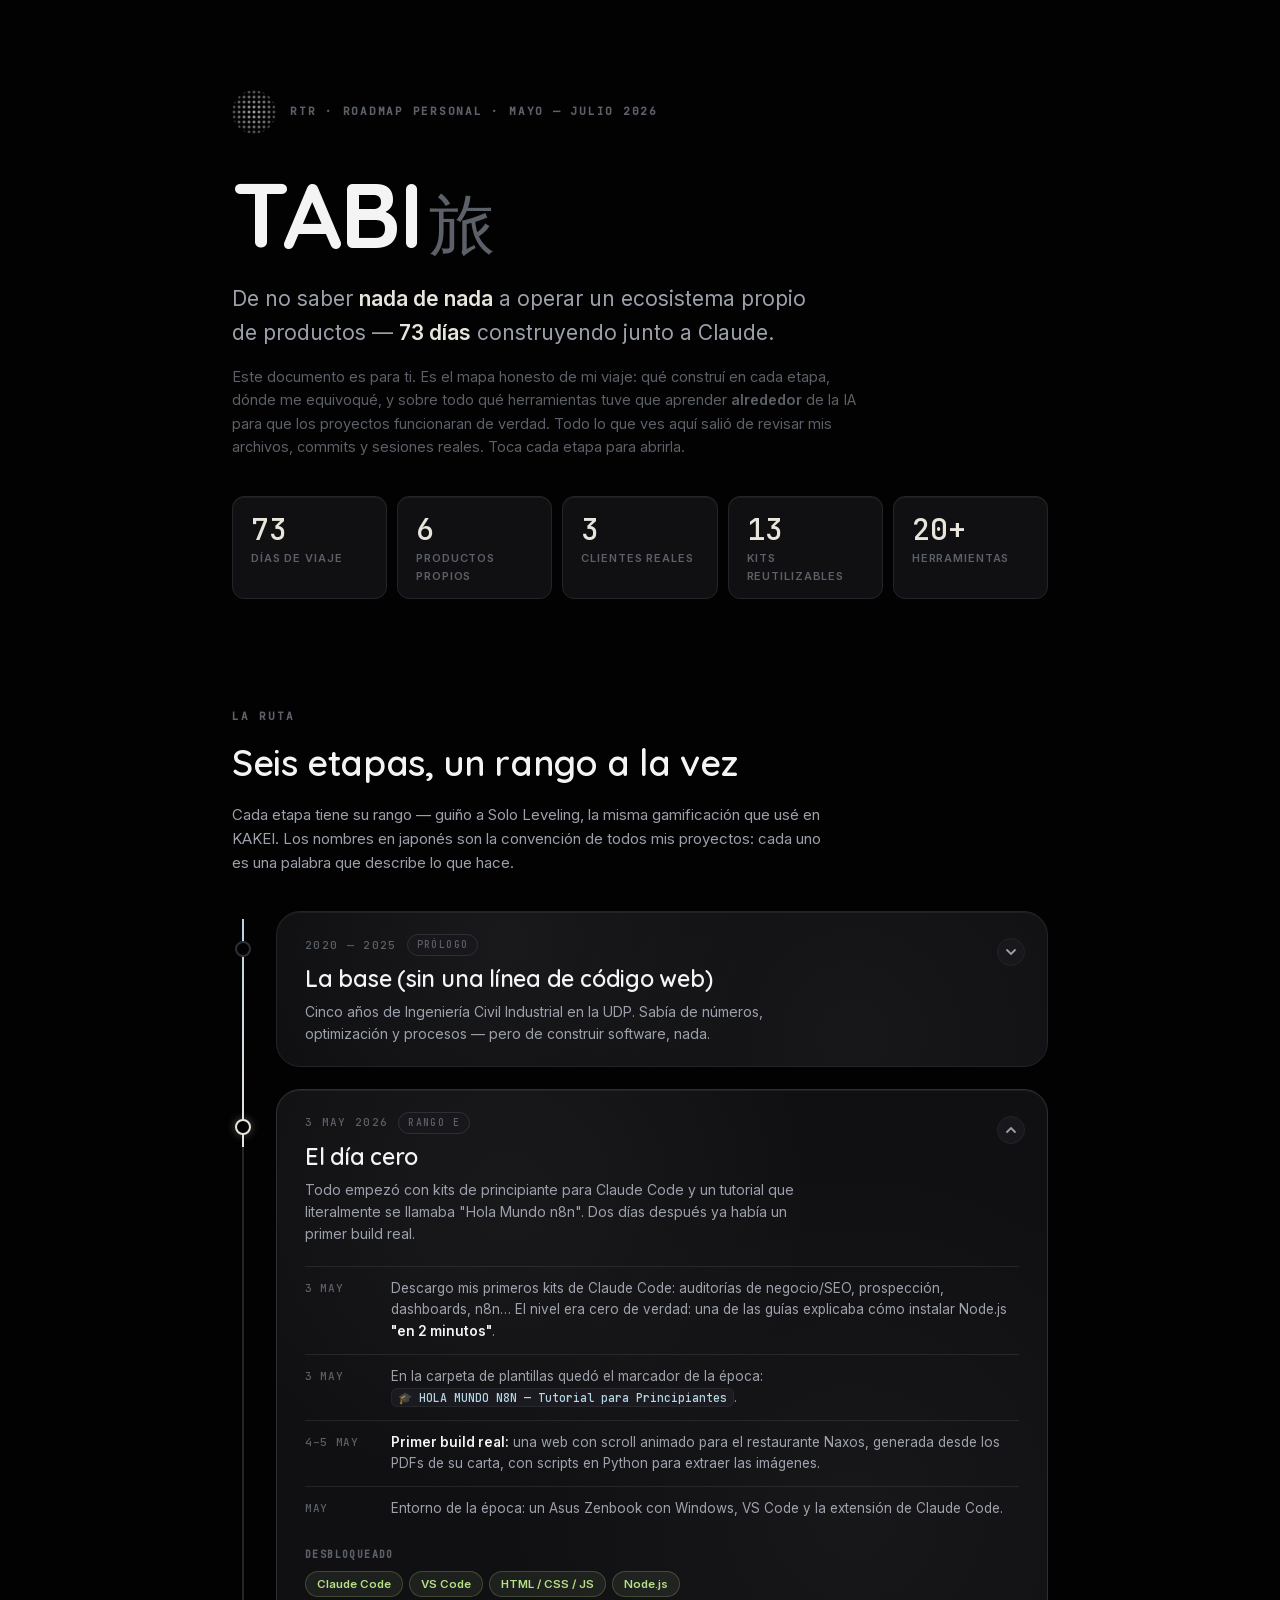
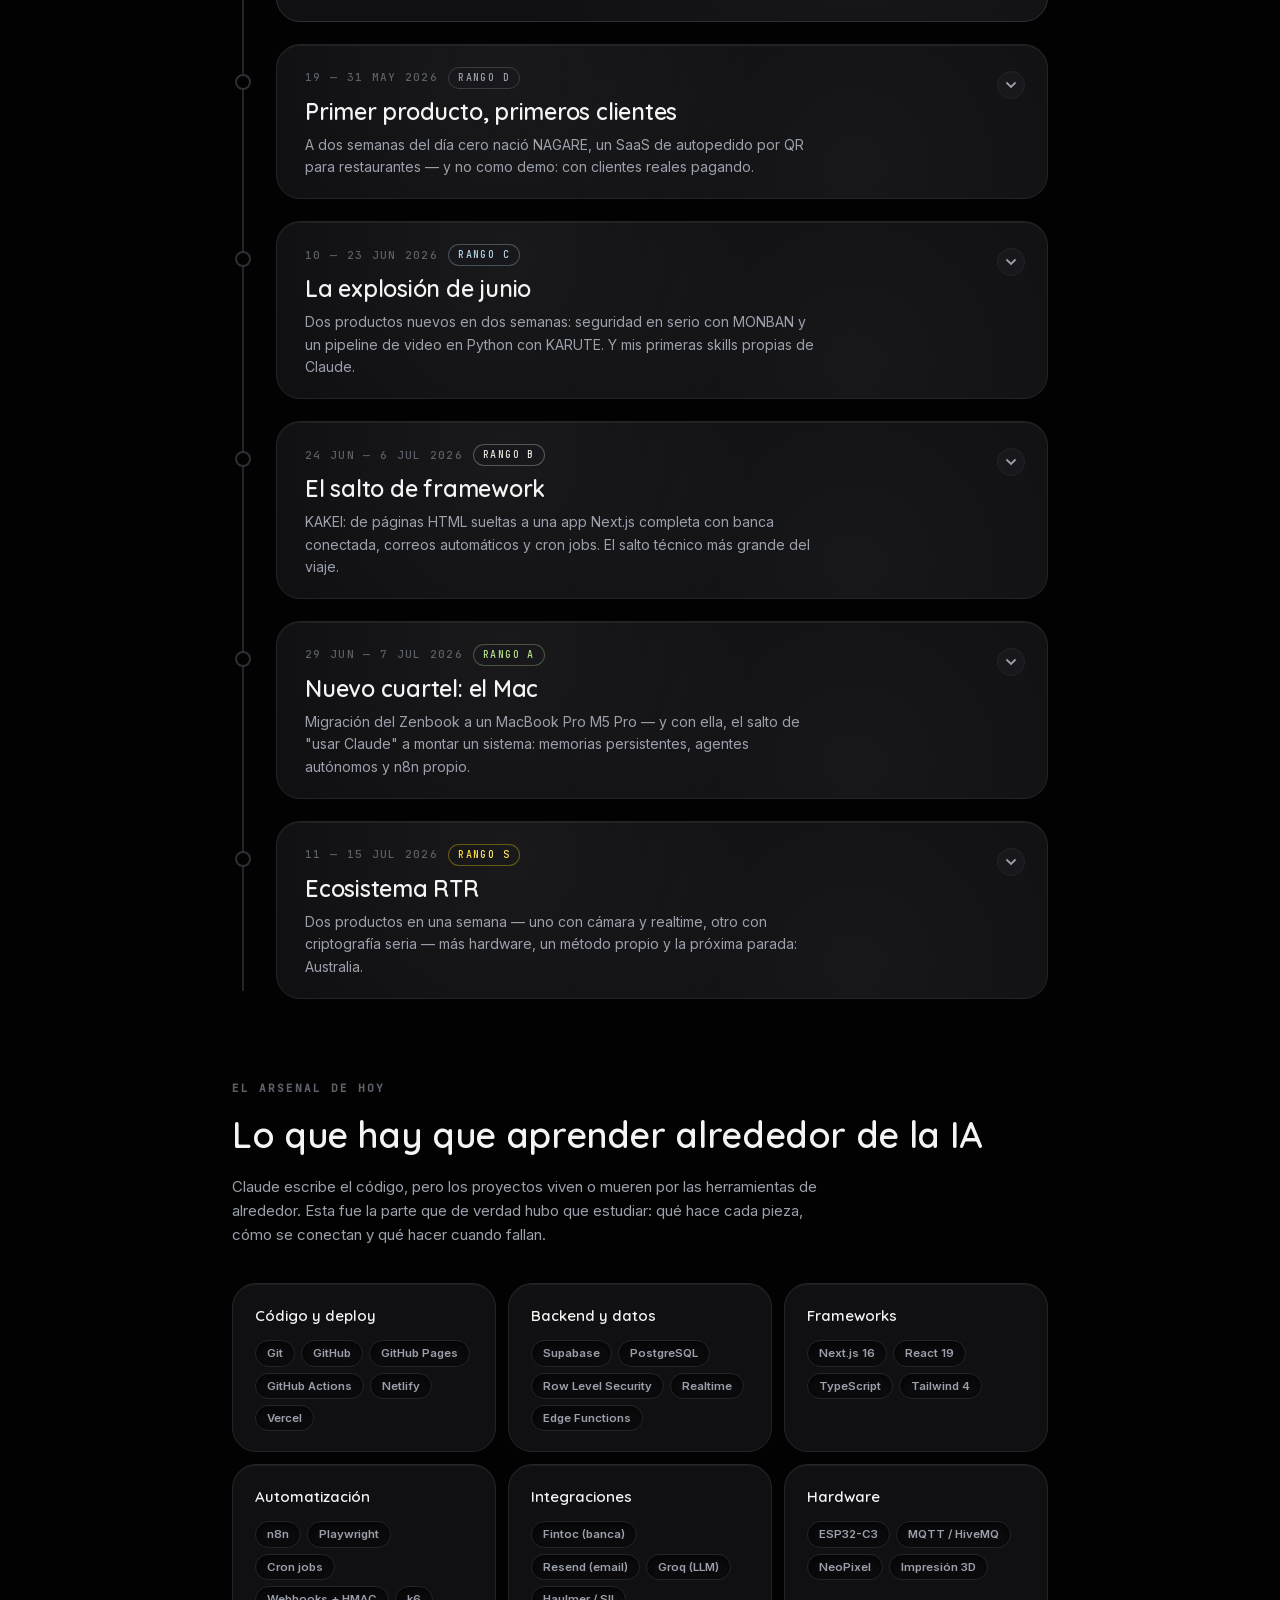
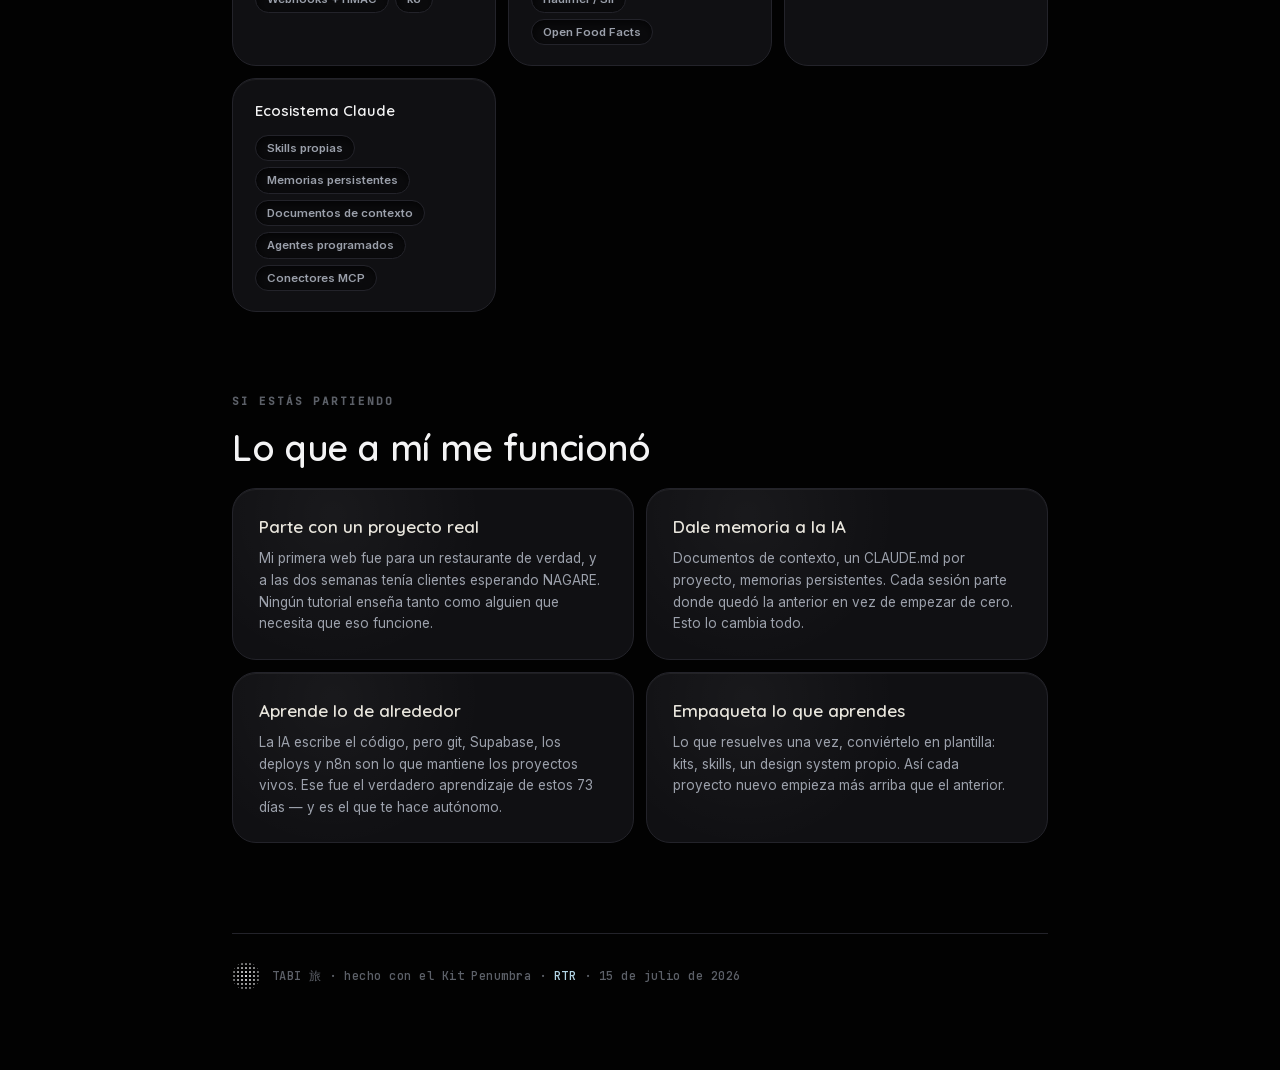
<file: tabi/index.html>
<!doctype html>
<html lang="es">
<head>
<meta charset="utf-8">
<meta name="viewport" content="width=device-width, initial-scale=1">
<title>TABI 旅 — de cero a RTR, el viaje de Raheel con Claude</title>
<meta name="description" content="Roadmap interactivo: 73 días desde el primer Hola Mundo hasta un ecosistema propio de productos, construido junto a Claude.">
<style>
/* ===== Kit Penumbra — fuentes embebidas ===== */
@font-face { font-family:'Quicksand'; font-style:normal; font-weight:700; font-display:swap; src:url([data-uri]) format('woff2'); }
@font-face { font-family:'Quicksand'; font-style:normal; font-weight:600; font-display:swap; src:url([data-uri]) format('woff2'); }
@font-face { font-family:'Inter'; font-style:normal; font-weight:400; font-display:swap; src:url([data-uri]) format('woff2'); }
@font-face { font-family:'Inter'; font-style:normal; font-weight:600; font-display:swap; src:url([data-uri]) format('woff2'); }
@font-face { font-family:'JetBrains Mono'; font-style:normal; font-weight:500; font-display:swap; src:url([data-uri]) format('woff2'); }

/* ===== Penumbra tokens ===== */
:root {
  --background: #020202;
  --surface: #101013;
  --surface-inset: #17171c;
  --surface-raised: #1b1b21;
  --border: #23232a;
  --border-strong: #2e2e36;
  --on-surface: #f4f4f5;
  --on-surface-muted: #9ba0ab;
  --on-surface-faint: #5c6068;
  --primary: #e8e5dc;
  --on-primary: #08080a;
  --azul: #B2D5E5;
  --matcha: #b7e08a;
  --error: #e47c7c;
  --success: #b6c9a8;
  --gold: #ffd700;
  --font-display: 'Quicksand', 'Inter', 'Helvetica Neue', sans-serif;
  --font-sans: 'Inter', 'Helvetica Neue', Arial, sans-serif;
  --font-mono: 'JetBrains Mono', ui-monospace, SFMono-Regular, monospace;
  --radius-field: 0.75rem;
  --radius-card: 1.5rem;
  --radius-pill: 9999px;
  color-scheme: dark;
}

* { margin:0; padding:0; box-sizing:border-box; }
* { scrollbar-width: thin; scrollbar-color: var(--border-strong) transparent; }

html { scroll-behavior:smooth; }
body {
  background-color: var(--background);
  color: var(--on-surface);
  font-family: var(--font-sans);
  -webkit-font-smoothing: antialiased;
  -moz-osx-font-smoothing: grayscale;
  font-feature-settings: "cv11", "ss01";
  line-height: 1.6;
}
::selection { background: var(--primary); color: var(--on-primary); }

.page { max-width: 880px; margin: 0 auto; padding: 0 clamp(18px, 4vw, 32px) 80px; }

/* ===== Hero ===== */
.hero { padding: clamp(56px, 10vh, 110px) 0 28px; }
.brand-row { display:flex; align-items:center; gap:14px; margin-bottom:34px; }
.penumbra-brand-mark {
  width:44px; height:44px; flex-shrink:0; border-radius:999px;
  background-image: radial-gradient(circle, rgba(244,244,245,0.9) 1px, transparent 1.4px);
  background-size:5px 5px; background-position:center;
  -webkit-mask-image: radial-gradient(circle, black 0%, rgba(0,0,0,0.6) 55%, transparent 100%);
  mask-image: radial-gradient(circle, black 0%, rgba(0,0,0,0.6) 55%, transparent 100%);
}
.eyebrow {
  font-size:11px; font-weight:600; letter-spacing:0.16em; text-transform:uppercase;
  color: var(--on-surface-faint); font-family: var(--font-mono);
}
h1 {
  font-family: var(--font-display); font-weight:700;
  font-size: clamp(52px, 11vw, 92px); line-height:1; letter-spacing:-0.02em;
  text-wrap: balance;
}
h1 .kanji { color: var(--on-surface-faint); font-weight:400; font-size:0.72em; margin-left:6px; }
.lede {
  margin-top:22px; font-size: clamp(17px, 2.4vw, 21px); color: var(--on-surface-muted);
  max-width: 34em; text-wrap: balance;
}
.lede em { color: var(--primary); font-style: normal; font-weight:600; }
.intro { margin-top:16px; font-size:14.5px; color: var(--on-surface-faint); max-width: 44em; }

/* ===== Stats ===== */
.stats {
  display:flex; flex-wrap:wrap; gap:10px; margin:38px 0 0;
}
.stat {
  flex:1 1 130px; min-width:130px;
  background: var(--surface); border:1px solid var(--border); border-radius: var(--radius-field);
  padding:16px 18px 13px; position:relative; overflow:hidden;
  box-shadow: inset 0 1px 0 rgba(255,255,255,0.06);
}
.stat-n {
  display:block; font-family: var(--font-mono); font-size:30px; font-weight:500;
  color: var(--primary); font-variant-numeric: tabular-nums; line-height:1.1;
}
.stat-l { display:block; margin-top:4px; font-size:11px; letter-spacing:0.08em; text-transform:uppercase; color: var(--on-surface-faint); font-weight:600; }

/* ===== Secciones ===== */
section { margin-top: clamp(60px, 9vh, 96px); }
.sec-label {
  font-size:11px; font-weight:600; letter-spacing:0.18em; text-transform:uppercase;
  color: var(--on-surface-faint); font-family: var(--font-mono); margin-bottom:8px;
}
.sec-title {
  font-family: var(--font-display); font-weight:600; font-size: clamp(26px, 4.5vw, 36px);
  letter-spacing:-0.01em; margin-bottom:12px; text-wrap: balance;
}
.sec-intro { color: var(--on-surface-muted); font-size:15px; max-width:40em; margin-bottom:36px; }

/* ===== Timeline ===== */
.timeline { position:relative; }
.tl-track { position:relative; margin-top:36px; }
.rail {
  position:absolute; left:10px; top:8px; bottom:8px; width:2px;
  background: var(--border); border-radius:2px;
}
.rail-fill {
  position:absolute; left:0; top:0; width:100%; height:100%;
  background: linear-gradient(to bottom, var(--azul), var(--primary));
  border-radius:2px;
  transform: scaleY(0); transform-origin: top center;
  will-change: transform;
}
.stage { position:relative; padding-left:44px; }
.stage + .stage { margin-top:22px; }
.node {
  position:absolute; left:3px; top:30px; width:16px; height:16px; border-radius:99px;
  background: var(--background); border:2px solid var(--border-strong);
  transition: border-color .4s ease, box-shadow .4s ease;
}
.stage.passed .node { border-color: var(--primary); }
.stage.open .node { border-color: var(--primary); box-shadow: 0 0 10px rgba(232,229,220,0.35); }

/* Tarjeta atmósfera Penumbra */
.card {
  position:relative; overflow:hidden;
  background: var(--surface); border:1px solid var(--border); border-radius: var(--radius-card);
  box-shadow: inset 0 1px 0 rgba(255,255,255,0.06);
  transition: border-color .25s ease;
}
.card::before {
  content:''; position:absolute; inset:0; pointer-events:none;
  background:
    radial-gradient(circle at 30% 20%, rgba(255,255,255,0.04) 0%, transparent 45%),
    radial-gradient(circle at 75% 80%, rgba(255,255,255,0.03) 0%, transparent 50%);
}
.stage:hover .card, .stage.open .card { border-color: var(--border-strong); }

.stage-head {
  display:block; width:100%; text-align:left; background:none; border:none; cursor:pointer;
  padding: 22px clamp(18px, 3.5vw, 28px) 20px; color:inherit; font:inherit; position:relative;
}
.stage-head:focus-visible { outline:2px solid var(--primary); outline-offset:-6px; border-radius: var(--radius-card); }
.stage-meta { display:flex; align-items:center; gap:10px; flex-wrap:wrap; margin-bottom:9px; }
.stage-date {
  font-family: var(--font-mono); font-size:11px; letter-spacing:0.12em;
  color: var(--on-surface-faint); text-transform:uppercase;
}
.rank {
  display:inline-flex; align-items:center; padding:2px 9px; border-radius: var(--radius-pill);
  font-family: var(--font-mono); font-size:10px; font-weight:500; letter-spacing:0.14em;
  border:1px solid var(--border-strong); color: var(--on-surface-faint);
  background: var(--surface-inset);
}
.rank-e { color:#5c6068; }
.rank-d { color:#9ba0ab; border-color:#3a3a42; }
.rank-c { color:var(--azul); border-color: rgba(178,213,229,0.3); }
.rank-b { color:var(--primary); border-color: rgba(232,229,220,0.3); }
.rank-a { color:var(--matcha); border-color: rgba(183,224,138,0.3); }
.rank-s {
  border-color: rgba(255,215,0,0.35);
  background: linear-gradient(90deg, #ffd700, #ffec80, #ffd700, #ffe066);
  background-size:200%;
  -webkit-background-clip: text; background-clip: text;
  -webkit-text-fill-color: transparent;
  animation: shimmer 2.4s linear infinite;
}
@keyframes shimmer { 0% { background-position:-200% center; } 100% { background-position:200% center; } }

.stage-title {
  display:block; font-family: var(--font-display); font-weight:600;
  font-size: clamp(19px, 3vw, 23px); letter-spacing:-0.01em; line-height:1.25;
  padding-right:40px;
}
.stage-sum { display:block; margin-top:7px; font-size:14px; color: var(--on-surface-muted); max-width:40em; padding-right:40px; }
.chev {
  position:absolute; right:22px; top:26px; width:28px; height:28px;
  display:flex; align-items:center; justify-content:center;
  border-radius:99px; border:1px solid var(--border); background: var(--surface-inset);
  color: var(--on-surface-muted); transition: transform .35s ease, color .2s ease, border-color .2s ease;
}
.stage-head:hover .chev { border-color: var(--border-strong); color: var(--on-surface); }
.stage.open .chev { transform: rotate(180deg); }
.chev svg { width:12px; height:12px; }

.stage-body { display:grid; grid-template-rows:0fr; transition: grid-template-rows .45s cubic-bezier(0.4,0,0.2,1); }
.stage.open .stage-body { grid-template-rows:1fr; }
.stage-body-inner { overflow:hidden; min-height:0; }
.stage-body-pad { padding: 0 clamp(18px, 3.5vw, 28px) 24px; }

.milestones { list-style:none; border-top:1px solid var(--border); }
.milestones li {
  display:grid; grid-template-columns:74px 1fr; gap:12px;
  padding:11px 0; border-bottom:1px solid var(--border);
  font-size:13.5px; color: var(--on-surface-muted);
}
.milestones li:last-child { border-bottom:none; }
.mdate {
  font-family: var(--font-mono); font-size:11px; color: var(--on-surface-faint);
  letter-spacing:0.06em; text-transform:uppercase; padding-top:2px; white-space:nowrap;
}
.milestones strong { color: var(--on-surface); font-weight:600; }
.milestones code {
  font-family: var(--font-mono); font-size:11.5px; color: var(--azul);
  background: var(--surface-inset); border:1px solid var(--border);
  padding:1px 6px; border-radius:6px; white-space:nowrap;
}
.pj { white-space:nowrap; font-weight:600; color: var(--on-surface); }
.pj::before {
  content:''; display:inline-block; width:7px; height:7px; border-radius:99px;
  background: var(--pj, var(--primary)); margin-right:6px; vertical-align:1px;
}
.pj-nagare { --pj:#22b06b; } .pj-monban { --pj:#98D2EB; } .pj-karute { --pj:#2ea3a1; }
.pj-kakei { --pj:#e8e5dc; } .pj-shoku { --pj:#b7e08a; } .pj-kagi { --pj:#E12826; }

.unlocked { margin-top:16px; }
.unlocked-label {
  display:block; font-size:10px; font-weight:600; letter-spacing:0.14em; text-transform:uppercase;
  color: var(--on-surface-faint); margin-bottom:8px; font-family: var(--font-mono);
}
.chips { display:flex; flex-wrap:wrap; gap:6px; }
.chip {
  display:inline-flex; align-items:center; padding:3px 11px; border-radius: var(--radius-pill);
  font-size:11.5px; font-weight:600; background: var(--surface-inset);
  border:1px solid var(--border); color: var(--on-surface-muted);
}
.chip-new { color: var(--matcha); background: rgba(183,224,138,0.08); border-color: rgba(183,224,138,0.22); }

/* ===== Arsenal ===== */
.arsenal-grid { display:grid; grid-template-columns:repeat(auto-fit, minmax(250px, 1fr)); gap:12px; }
.tool-group {
  background: var(--surface); border:1px solid var(--border); border-radius: var(--radius-card);
  padding:20px 22px; box-shadow: inset 0 1px 0 rgba(255,255,255,0.06);
}
.tool-group h3 {
  font-family: var(--font-display); font-weight:600; font-size:15px; margin-bottom:12px;
  color: var(--on-surface);
}
.tool-group .chips .chip { background: #0b0b0d; box-shadow: inset 2px 4px 10px rgba(0,0,0,0.6); }

/* ===== Lecciones ===== */
.lessons-grid { display:grid; grid-template-columns:1fr 1fr; gap:12px; }
.lesson {
  background: var(--surface); border:1px solid var(--border); border-radius: var(--radius-card);
  padding:24px 26px; position:relative; overflow:hidden;
  box-shadow: inset 0 1px 0 rgba(255,255,255,0.06);
  transition: border-color .25s ease;
}
.lesson:hover { border-color: var(--border-strong); }
.lesson::before {
  content:''; position:absolute; inset:0; pointer-events:none;
  background: radial-gradient(circle at 25% 15%, rgba(255,255,255,0.04) 0%, transparent 45%);
}
.lesson h3 { font-family: var(--font-display); font-weight:600; font-size:17px; margin-bottom:8px; color: var(--primary); }
.lesson p { font-size:13.5px; color: var(--on-surface-muted); }

/* ===== Footer ===== */
footer {
  margin-top: clamp(70px, 10vh, 110px); padding-top:28px; border-top:1px solid var(--border);
  display:flex; align-items:center; gap:12px; flex-wrap:wrap;
}
.penumbra-brand-mark.sm { width:28px; height:28px; background-size:4px 4px; }
footer p { font-size:12px; color: var(--on-surface-faint); font-family: var(--font-mono); letter-spacing:0.04em; }
footer a { color: var(--azul); text-decoration:none; }
footer a:hover { text-decoration:underline; }

/* ===== Reveal on scroll (solo con JS activo) ===== */
html.js .reveal { opacity:0; transform: translateY(14px); transition: opacity .55s ease, transform .55s ease; }
html.js .reveal.in { opacity:1; transform:none; }

@media (prefers-reduced-motion: reduce) {
  html { scroll-behavior:auto; }
  html.js .reveal { opacity:1; transform:none; transition:none; }
  .rank-s { animation:none; }
  .stage-body, .chev, .card, .node { transition:none; }
}

@media (max-width: 640px) {
  .lessons-grid { grid-template-columns:1fr; }
  .milestones li { grid-template-columns:1fr; gap:2px; }
  .stage { padding-left:34px; }
  .rail { left:7px; }
  .node { left:0; }
  .chev { right:16px; top:22px; }
}
</style>
</head>
<body>
<script>document.documentElement.classList.add('js');</script>
<div class="page">

<header class="hero">
  <div class="brand-row">
    <div class="penumbra-brand-mark" aria-hidden="true"></div>
    <span class="eyebrow">RTR · Roadmap personal · mayo — julio 2026</span>
  </div>
  <h1>TABI<span class="kanji">旅</span></h1>
  <p class="lede">De no saber <em>nada de nada</em> a operar un ecosistema propio de productos — <em>73 días</em> construyendo junto a Claude.</p>
  <p class="intro">Este documento es para ti. Es el mapa honesto de mi viaje: qué construí en cada etapa, dónde me equivoqué, y sobre todo qué herramientas tuve que aprender <strong>alrededor</strong> de la IA para que los proyectos funcionaran de verdad. Todo lo que ves aquí salió de revisar mis archivos, commits y sesiones reales. Toca cada etapa para abrirla.</p>

  <div class="stats" aria-label="Cifras del viaje">
    <div class="stat"><span class="stat-n">73</span><span class="stat-l">días de viaje</span></div>
    <div class="stat"><span class="stat-n">6</span><span class="stat-l">productos propios</span></div>
    <div class="stat"><span class="stat-n">3</span><span class="stat-l">clientes reales</span></div>
    <div class="stat"><span class="stat-n">13</span><span class="stat-l">kits reutilizables</span></div>
    <div class="stat"><span class="stat-n">20+</span><span class="stat-l">herramientas</span></div>
  </div>
</header>

<section class="timeline" id="ruta">
  <p class="sec-label">La ruta</p>
  <h2 class="sec-title">Seis etapas, un rango a la vez</h2>
  <p class="sec-intro">Cada etapa tiene su rango — guiño a Solo Leveling, la misma gamificación que usé en KAKEI. Los nombres en japonés son la convención de todos mis proyectos: cada uno es una palabra que describe lo que hace.</p>

  <div class="tl-track">
    <div class="rail" aria-hidden="true"><div class="rail-fill"></div></div>

    <!-- Prólogo -->
    <article class="stage reveal" id="prologo">
      <div class="node" aria-hidden="true"></div>
      <div class="card">
        <button type="button" class="stage-head" aria-expanded="false" aria-controls="body-0">
          <span class="stage-meta">
            <span class="stage-date">2020 — 2025</span>
            <span class="rank">PRÓLOGO</span>
          </span>
          <span class="stage-title">La base (sin una línea de código web)</span>
          <span class="stage-sum">Cinco años de Ingeniería Civil Industrial en la UDP. Sabía de números, optimización y procesos — pero de construir software, nada.</span>
          <span class="chev" aria-hidden="true"><svg viewBox="0 0 12 12" fill="none" stroke="currentColor" stroke-width="1.8" stroke-linecap="round"><path d="M2 4l4 4 4-4"/></svg></span>
        </button>
        <div class="stage-body" id="body-0">
          <div class="stage-body-inner"><div class="stage-body-pad">
            <ul class="milestones">
              <li><span class="mdate">2020–25</span><span>Ingeniería Civil Industrial (UDP, Santiago): cálculo, econometría, data science, optimización. R y Python a nivel académico, mucho Excel.</span></li>
              <li><span class="mdate">2025</span><span>Práctica profesional en CORFO — seguimiento de proyectos, gestión. Cero desarrollo.</span></li>
              <li><span class="mdate">Fin 2025</span><span>Examen de título. En ese momento, "deployar una web" me sonaba a otro idioma.</span></li>
            </ul>
            <div class="unlocked"><span class="unlocked-label">Punto de partida</span>
              <span class="chips"><span class="chip">Excel</span><span class="chip">R académico</span><span class="chip">Python básico</span><span class="chip">Pensamiento de procesos</span></span>
            </div>
          </div></div>
        </div>
      </div>
    </article>

    <!-- Etapa E -->
    <article class="stage open reveal" id="etapa-e">
      <div class="node" aria-hidden="true"></div>
      <div class="card">
        <button type="button" class="stage-head" aria-expanded="true" aria-controls="body-1">
          <span class="stage-meta">
            <span class="stage-date">3 may 2026</span>
            <span class="rank rank-e">RANGO E</span>
          </span>
          <span class="stage-title">El día cero</span>
          <span class="stage-sum">Todo empezó con kits de principiante para Claude Code y un tutorial que literalmente se llamaba "Hola Mundo n8n". Dos días después ya había un primer build real.</span>
          <span class="chev" aria-hidden="true"><svg viewBox="0 0 12 12" fill="none" stroke="currentColor" stroke-width="1.8" stroke-linecap="round"><path d="M2 4l4 4 4-4"/></svg></span>
        </button>
        <div class="stage-body" id="body-1">
          <div class="stage-body-inner"><div class="stage-body-pad">
            <ul class="milestones">
              <li><span class="mdate">3 may</span><span>Descargo mis primeros kits de Claude Code: auditorías de negocio/SEO, prospección, dashboards, n8n… El nivel era cero de verdad: una de las guías explicaba cómo instalar Node.js <strong>"en 2 minutos"</strong>.</span></li>
              <li><span class="mdate">3 may</span><span>En la carpeta de plantillas quedó el marcador de la época: <code>🎓 HOLA MUNDO N8N — Tutorial para Principiantes</code>.</span></li>
              <li><span class="mdate">4–5 may</span><span><strong>Primer build real:</strong> una web con scroll animado para el restaurante Naxos, generada desde los PDFs de su carta, con scripts en Python para extraer las imágenes.</span></li>
              <li><span class="mdate">may</span><span>Entorno de la época: un Asus Zenbook con Windows, VS Code y la extensión de Claude Code.</span></li>
            </ul>
            <div class="unlocked"><span class="unlocked-label">Desbloqueado</span>
              <span class="chips"><span class="chip chip-new">Claude Code</span><span class="chip chip-new">VS Code</span><span class="chip chip-new">HTML / CSS / JS</span><span class="chip chip-new">Node.js</span></span>
            </div>
          </div></div>
        </div>
      </div>
    </article>

    <!-- Etapa D -->
    <article class="stage reveal" id="etapa-d">
      <div class="node" aria-hidden="true"></div>
      <div class="card">
        <button type="button" class="stage-head" aria-expanded="false" aria-controls="body-2">
          <span class="stage-meta">
            <span class="stage-date">19 — 31 may 2026</span>
            <span class="rank rank-d">RANGO D</span>
          </span>
          <span class="stage-title">Primer producto, primeros clientes</span>
          <span class="stage-sum">A dos semanas del día cero nació NAGARE, un SaaS de autopedido por QR para restaurantes — y no como demo: con clientes reales pagando.</span>
          <span class="chev" aria-hidden="true"><svg viewBox="0 0 12 12" fill="none" stroke="currentColor" stroke-width="1.8" stroke-linecap="round"><path d="M2 4l4 4 4-4"/></svg></span>
        </button>
        <div class="stage-body" id="body-2">
          <div class="stage-body-inner"><div class="stage-body-pad">
            <ul class="milestones">
              <li><span class="mdate">20 may</span><span>El primer commit de mi vida: <code>Primer commit — Sistema QR MesaDigital</code>. Así nació <span class="pj pj-nagare">NAGARE 流</span> ("flujo"): menú QR, pedidos en tiempo real, pantalla de cocina y panel de administración.</span></li>
              <li><span class="mdate">may–jun</span><span><strong>Clientes reales:</strong> Downtown Bar y Silvestre Coffee (Iquique), y Barrio Perú. Planes de precio definidos con estrategia (efecto señuelo incluido).</span></li>
              <li><span class="mdate">15 may</span><span>Experimento paralelo: una PWA de estiramientos con Supabase y service worker — probando qué más se podía hacer.</span></li>
              <li><span class="mdate">31 may</span><span>Escribo mi primer <strong>documento de contexto</strong> para Claude: <em>"por si la sesión crashea — leer esto primero"</em>. Sin saberlo, ahí empezó mi sistema de memoria.</span></li>
            </ul>
            <div class="unlocked"><span class="unlocked-label">Desbloqueado</span>
              <span class="chips"><span class="chip chip-new">Git</span><span class="chip chip-new">Supabase</span><span class="chip chip-new">PostgreSQL</span><span class="chip chip-new">Realtime</span><span class="chip chip-new">Netlify</span><span class="chip chip-new">Documentos de contexto</span></span>
            </div>
          </div></div>
        </div>
      </div>
    </article>

    <!-- Etapa C -->
    <article class="stage reveal" id="etapa-c">
      <div class="node" aria-hidden="true"></div>
      <div class="card">
        <button type="button" class="stage-head" aria-expanded="false" aria-controls="body-3">
          <span class="stage-meta">
            <span class="stage-date">10 — 23 jun 2026</span>
            <span class="rank rank-c">RANGO C</span>
          </span>
          <span class="stage-title">La explosión de junio</span>
          <span class="stage-sum">Dos productos nuevos en dos semanas: seguridad en serio con MONBAN y un pipeline de video en Python con KARUTE. Y mis primeras skills propias de Claude.</span>
          <span class="chev" aria-hidden="true"><svg viewBox="0 0 12 12" fill="none" stroke="currentColor" stroke-width="1.8" stroke-linecap="round"><path d="M2 4l4 4 4-4"/></svg></span>
        </button>
        <div class="stage-body" id="body-3">
          <div class="stage-body-inner"><div class="stage-body-pad">
            <ul class="milestones">
              <li><span class="mdate">10 jun</span><span><span class="pj pj-monban">MONBAN 門番</span> ("el guardián"): control de acceso vehicular para condominios. Aquí aprendí seguridad de verdad: RLS por roles, tokens generados en el servidor y cumplimiento de la Ley 21.719 de datos personales.</span></li>
              <li><span class="mdate">17–21 jun</span><span>Portfolio en GitHub Pages. Los commits me delatan aprendiendo git: dos seguidos que dicen <code>Update print statement from 'Hello' to 'Goodbye'</code>.</span></li>
              <li><span class="mdate">23 jun</span><span><span class="pj pj-karute">KARUTE カルテ</span> ("ficha clínica"): historial médico de mis papás accesible por QR. Un pipeline en Python (ffmpeg, Pillow, NumPy) comprimió 1,4 GB de videos médicos a 143 MB. Primer CI/CD con GitHub Actions.</span></li>
              <li><span class="mdate">jun</span><span>Creo mis primeras <strong>skills propias</strong> de Claude: onboarding de clientes NAGARE e investigación de boleta electrónica (Haulmer / SII). También empiezo a estudiar repos avanzados del ecosistema: multi-agentes, design workspaces.</span></li>
            </ul>
            <div class="unlocked"><span class="unlocked-label">Desbloqueado</span>
              <span class="chips"><span class="chip chip-new">GitHub Pages</span><span class="chip chip-new">GitHub Actions</span><span class="chip chip-new">Row Level Security</span><span class="chip chip-new">Python multimedia</span><span class="chip chip-new">Skills propias</span><span class="chip chip-new">k6 (tests de carga)</span></span>
            </div>
          </div></div>
        </div>
      </div>
    </article>

    <!-- Etapa B -->
    <article class="stage reveal" id="etapa-b">
      <div class="node" aria-hidden="true"></div>
      <div class="card">
        <button type="button" class="stage-head" aria-expanded="false" aria-controls="body-4">
          <span class="stage-meta">
            <span class="stage-date">24 jun — 6 jul 2026</span>
            <span class="rank rank-b">RANGO B</span>
          </span>
          <span class="stage-title">El salto de framework</span>
          <span class="stage-sum">KAKEI: de páginas HTML sueltas a una app Next.js completa con banca conectada, correos automáticos y cron jobs. El salto técnico más grande del viaje.</span>
          <span class="chev" aria-hidden="true"><svg viewBox="0 0 12 12" fill="none" stroke="currentColor" stroke-width="1.8" stroke-linecap="round"><path d="M2 4l4 4 4-4"/></svg></span>
        </button>
        <div class="stage-body" id="body-4">
          <div class="stage-body-inner"><div class="stage-body-pad">
            <ul class="milestones">
              <li><span class="mdate">24 jun</span><span><span class="pj pj-kakei">KAKEI 家計</span> ("economía del hogar"): finanzas personales en <strong>Next.js 16 + React 19 + TypeScript + Tailwind 4</strong>, desplegado en Vercel. Presupuestos en AUD para la mudanza a Perth.</span></li>
              <li><span class="mdate">25 jun</span><span>Integraciones de producción: <strong>Fintoc</strong> sincroniza mis bancos por webhook (con firma HMAC), <strong>Resend</strong> envía un digest diario por correo, y un cron de Vercel lo orquesta todo.</span></li>
              <li><span class="mdate">jun–jul</span><span>Pipeline <strong>n8n + Groq</strong>: un LLM lee e ingiere transacciones automáticamente. Playwright descarga cartolas del banco solo.</span></li>
              <li><span class="mdate">jun</span><span>Nace el <strong>design system Penumbra</strong> — el mismo kit con el que está hecha esta página que estás leyendo.</span></li>
              <li><span class="mdate">jul</span><span>El proceso también se ve en los commits: <code>Fix: TypeScript build errors breaking Vercel deploy</code>, <code>Security: dejar de trackear credenciales.env</code>. Así se aprende.</span></li>
            </ul>
            <div class="unlocked"><span class="unlocked-label">Desbloqueado</span>
              <span class="chips"><span class="chip chip-new">Next.js 16</span><span class="chip chip-new">React 19</span><span class="chip chip-new">TypeScript</span><span class="chip chip-new">Tailwind 4</span><span class="chip chip-new">Vercel</span><span class="chip chip-new">Fintoc</span><span class="chip chip-new">Resend</span><span class="chip chip-new">Webhooks + HMAC</span><span class="chip chip-new">n8n + Groq</span><span class="chip chip-new">Playwright</span></span>
            </div>
          </div></div>
        </div>
      </div>
    </article>

    <!-- Etapa A -->
    <article class="stage reveal" id="etapa-a">
      <div class="node" aria-hidden="true"></div>
      <div class="card">
        <button type="button" class="stage-head" aria-expanded="false" aria-controls="body-5">
          <span class="stage-meta">
            <span class="stage-date">29 jun — 7 jul 2026</span>
            <span class="rank rank-a">RANGO A</span>
          </span>
          <span class="stage-title">Nuevo cuartel: el Mac</span>
          <span class="stage-sum">Migración del Zenbook a un MacBook Pro M5 Pro — y con ella, el salto de "usar Claude" a montar un sistema: memorias persistentes, agentes autónomos y n8n propio.</span>
          <span class="chev" aria-hidden="true"><svg viewBox="0 0 12 12" fill="none" stroke="currentColor" stroke-width="1.8" stroke-linecap="round"><path d="M2 4l4 4 4-4"/></svg></span>
        </button>
        <div class="stage-body" id="body-5">
          <div class="stage-body-inner"><div class="stage-body-pad">
            <ul class="milestones">
              <li><span class="mdate">29–30 jun</span><span>Respaldo completo del Zenbook a OneDrive y migración al <strong>MacBook Pro M5 Pro</strong>. Mi biblioteca de kits y plantillas viaja a <code>~/RTR/Claude</code>.</span></li>
              <li><span class="mdate">2 jul</span><span>Primera madrugada con Claude Code en el Mac: <strong>6 sesiones seguidas</strong> volcando todo mi contexto a memorias persistentes. Hoy es un grafo de 13 memorias interconectadas: quién soy, mis proyectos, mi design system, cómo me gusta trabajar.</span></li>
              <li><span class="mdate">2 jul</span><span>Primer <strong>agente autónomo programado</strong>: todos los días a las 7 AM revisa mi Gmail y me deja un resumen clasificado (acción / importante / ruido).</span></li>
              <li><span class="mdate">5 jul</span><span>Monto <strong>n8n self-hosted</strong> en el Mac — incluyendo resolver un bug de la versión con un override de dependencias. Antes eso me habría frenado una semana; ahora fue un detalle.</span></li>
              <li><span class="mdate">jul</span><span>Configuración al máximo: modelo de contexto 1M y esfuerzo de razonamiento al tope. Las herramientas dejan de ser el límite.</span></li>
            </ul>
            <div class="unlocked"><span class="unlocked-label">Desbloqueado</span>
              <span class="chips"><span class="chip chip-new">macOS / Terminal</span><span class="chip chip-new">Memorias persistentes</span><span class="chip chip-new">Agentes programados</span><span class="chip chip-new">n8n self-hosted</span><span class="chip chip-new">Conectores MCP</span></span>
            </div>
          </div></div>
        </div>
      </div>
    </article>

    <!-- Etapa S -->
    <article class="stage reveal" id="etapa-s">
      <div class="node" aria-hidden="true"></div>
      <div class="card">
        <button type="button" class="stage-head" aria-expanded="false" aria-controls="body-6">
          <span class="stage-meta">
            <span class="stage-date">11 — 15 jul 2026</span>
            <span class="rank rank-s">RANGO S</span>
          </span>
          <span class="stage-title">Ecosistema RTR</span>
          <span class="stage-sum">Dos productos en una semana — uno con cámara y realtime, otro con criptografía seria — más hardware, un método propio y la próxima parada: Australia.</span>
          <span class="chev" aria-hidden="true"><svg viewBox="0 0 12 12" fill="none" stroke="currentColor" stroke-width="1.8" stroke-linecap="round"><path d="M2 4l4 4 4-4"/></svg></span>
        </button>
        <div class="stage-body" id="body-6">
          <div class="stage-body-inner"><div class="stage-body-pad">
            <ul class="milestones">
              <li><span class="mdate">11 jul</span><span><span class="pj pj-shoku">SHOKU 食</span> ("comida"): app para mi dieta de 1700 kcal con escáner de código de barras por cámara y sincronización realtime entre dispositivos. Con documentación sistemática: design system, guía de Supabase y de deploy en HTML + PDF.</span></li>
              <li><span class="mdate">14–15 jul</span><span><span class="pj pj-kagi">KAGI 鍵</span> ("llave"): baúl de contraseñas <strong>zero-knowledge en un solo archivo HTML</strong> — AES-256-GCM, PBKDF2 con 600.000 iteraciones, códigos 2FA en vivo. Sin servidores, sin dependencias, funciona offline.</span></li>
              <li><span class="mdate">jul</span><span><strong>Hardware:</strong> un par de pulseras que se hablan en código Morse por vibración (ESP32-C3 + MQTT), regalo para Savka antes de emigrar. Los cases se imprimieron en 3D desde modelos generados por código.</span></li>
              <li><span class="mdate">jul</span><span>El método quedó formalizado: kit Penumbra + 4 principios UI/UX (simplicidad, consistencia, jerarquía, feedback) + design system en 4 pasos. Además, kit freelance en PDF para ofrecer todo esto como servicio.</span></li>
              <li><span class="mdate">S2 2026</span><span><strong>Próxima parada: Perth.</strong> Master of Commerce en la University of Western Australia — con 12 puntos ya convalidados por Advanced Standing.</span></li>
            </ul>
            <div class="unlocked"><span class="unlocked-label">Desbloqueado</span>
              <span class="chips"><span class="chip chip-new">WebCrypto / AES-256</span><span class="chip chip-new">ESP32-C3</span><span class="chip chip-new">MQTT</span><span class="chip chip-new">Modelado 3D por código</span><span class="chip chip-new">Design system propio</span></span>
            </div>
          </div></div>
        </div>
      </div>
    </article>

  </div>
</section>

<section class="arsenal reveal" id="arsenal">
  <p class="sec-label">El arsenal de hoy</p>
  <h2 class="sec-title">Lo que hay que aprender alrededor de la IA</h2>
  <p class="sec-intro">Claude escribe el código, pero los proyectos viven o mueren por las herramientas de alrededor. Esta fue la parte que de verdad hubo que estudiar: qué hace cada pieza, cómo se conectan y qué hacer cuando fallan.</p>
  <div class="arsenal-grid">
    <div class="tool-group">
      <h3>Código y deploy</h3>
      <div class="chips"><span class="chip">Git</span><span class="chip">GitHub</span><span class="chip">GitHub Pages</span><span class="chip">GitHub Actions</span><span class="chip">Netlify</span><span class="chip">Vercel</span></div>
    </div>
    <div class="tool-group">
      <h3>Backend y datos</h3>
      <div class="chips"><span class="chip">Supabase</span><span class="chip">PostgreSQL</span><span class="chip">Row Level Security</span><span class="chip">Realtime</span><span class="chip">Edge Functions</span></div>
    </div>
    <div class="tool-group">
      <h3>Frameworks</h3>
      <div class="chips"><span class="chip">Next.js 16</span><span class="chip">React 19</span><span class="chip">TypeScript</span><span class="chip">Tailwind 4</span></div>
    </div>
    <div class="tool-group">
      <h3>Automatización</h3>
      <div class="chips"><span class="chip">n8n</span><span class="chip">Playwright</span><span class="chip">Cron jobs</span><span class="chip">Webhooks + HMAC</span><span class="chip">k6</span></div>
    </div>
    <div class="tool-group">
      <h3>Integraciones</h3>
      <div class="chips"><span class="chip">Fintoc (banca)</span><span class="chip">Resend (email)</span><span class="chip">Groq (LLM)</span><span class="chip">Haulmer / SII</span><span class="chip">Open Food Facts</span></div>
    </div>
    <div class="tool-group">
      <h3>Hardware</h3>
      <div class="chips"><span class="chip">ESP32-C3</span><span class="chip">MQTT / HiveMQ</span><span class="chip">NeoPixel</span><span class="chip">Impresión 3D</span></div>
    </div>
    <div class="tool-group">
      <h3>Ecosistema Claude</h3>
      <div class="chips"><span class="chip">Skills propias</span><span class="chip">Memorias persistentes</span><span class="chip">Documentos de contexto</span><span class="chip">Agentes programados</span><span class="chip">Conectores MCP</span></div>
    </div>
  </div>
</section>

<section class="lessons reveal" id="lecciones">
  <p class="sec-label">Si estás partiendo</p>
  <h2 class="sec-title">Lo que a mí me funcionó</h2>
  <div class="lessons-grid">
    <div class="lesson">
      <h3>Parte con un proyecto real</h3>
      <p>Mi primera web fue para un restaurante de verdad, y a las dos semanas tenía clientes esperando NAGARE. Ningún tutorial enseña tanto como alguien que necesita que eso funcione.</p>
    </div>
    <div class="lesson">
      <h3>Dale memoria a la IA</h3>
      <p>Documentos de contexto, un CLAUDE.md por proyecto, memorias persistentes. Cada sesión parte donde quedó la anterior en vez de empezar de cero. Esto lo cambia todo.</p>
    </div>
    <div class="lesson">
      <h3>Aprende lo de alrededor</h3>
      <p>La IA escribe el código, pero git, Supabase, los deploys y n8n son lo que mantiene los proyectos vivos. Ese fue el verdadero aprendizaje de estos 73 días — y es el que te hace autónomo.</p>
    </div>
    <div class="lesson">
      <h3>Empaqueta lo que aprendes</h3>
      <p>Lo que resuelves una vez, conviértelo en plantilla: kits, skills, un design system propio. Así cada proyecto nuevo empieza más arriba que el anterior.</p>
    </div>
  </div>
</section>

<footer class="reveal">
  <div class="penumbra-brand-mark sm" aria-hidden="true"></div>
  <p>TABI 旅 · hecho con el Kit Penumbra · <a href="https://raxh-com.github.io" rel="noopener">RTR</a> · 15 de julio de 2026</p>
</footer>

</div>

<script>
// Expandir / colapsar etapas
document.querySelectorAll('.stage-head').forEach(function (btn) {
  btn.addEventListener('click', function () {
    var stage = btn.closest('.stage');
    var open = stage.classList.toggle('open');
    btn.setAttribute('aria-expanded', open ? 'true' : 'false');
  });
});

// Riel que se llena con el scroll + nodos que se activan.
// El objetivo se calcula en cada scroll, pero el dibujo corre en un loop de
// requestAnimationFrame con interpolación (lerp) sobre transform: scaleY —
// solo compositor, sin relayout — para que el avance sea fluido.
var track = document.querySelector('.tl-track');
var fill = document.querySelector('.rail-fill');
var stages = Array.prototype.slice.call(document.querySelectorAll('.stage'));
var railTarget = 0, railCurrent = 0, railRaf = null;
var reducedMotion = window.matchMedia('(prefers-reduced-motion: reduce)').matches;

function updateRail() {
  var r = track.getBoundingClientRect();
  var mid = window.innerHeight * 0.55;
  railTarget = r.height > 0 ? Math.min(Math.max(mid - r.top, 0), r.height) / r.height : 0;
  stages.forEach(function (s) {
    s.classList.toggle('passed', s.getBoundingClientRect().top < mid);
  });
  if (railRaf === null) railRaf = requestAnimationFrame(drawRail);
}
function drawRail() {
  railCurrent += (railTarget - railCurrent) * (reducedMotion ? 1 : 0.14);
  if (Math.abs(railTarget - railCurrent) < 0.0005) {
    railCurrent = railTarget;
    railRaf = null;
  } else {
    railRaf = requestAnimationFrame(drawRail);
  }
  fill.style.transform = 'scaleY(' + railCurrent + ')';
}
window.addEventListener('scroll', updateRail, { passive: true });
window.addEventListener('resize', updateRail);
updateRail();

// Aparición al hacer scroll
var io = new IntersectionObserver(function (entries) {
  entries.forEach(function (e) {
    if (e.isIntersecting) { e.target.classList.add('in'); io.unobserve(e.target); }
  });
}, { threshold: 0.1 });
document.querySelectorAll('.reveal').forEach(function (el) { io.observe(el); });
</script>
</body>
</html>
</file>
